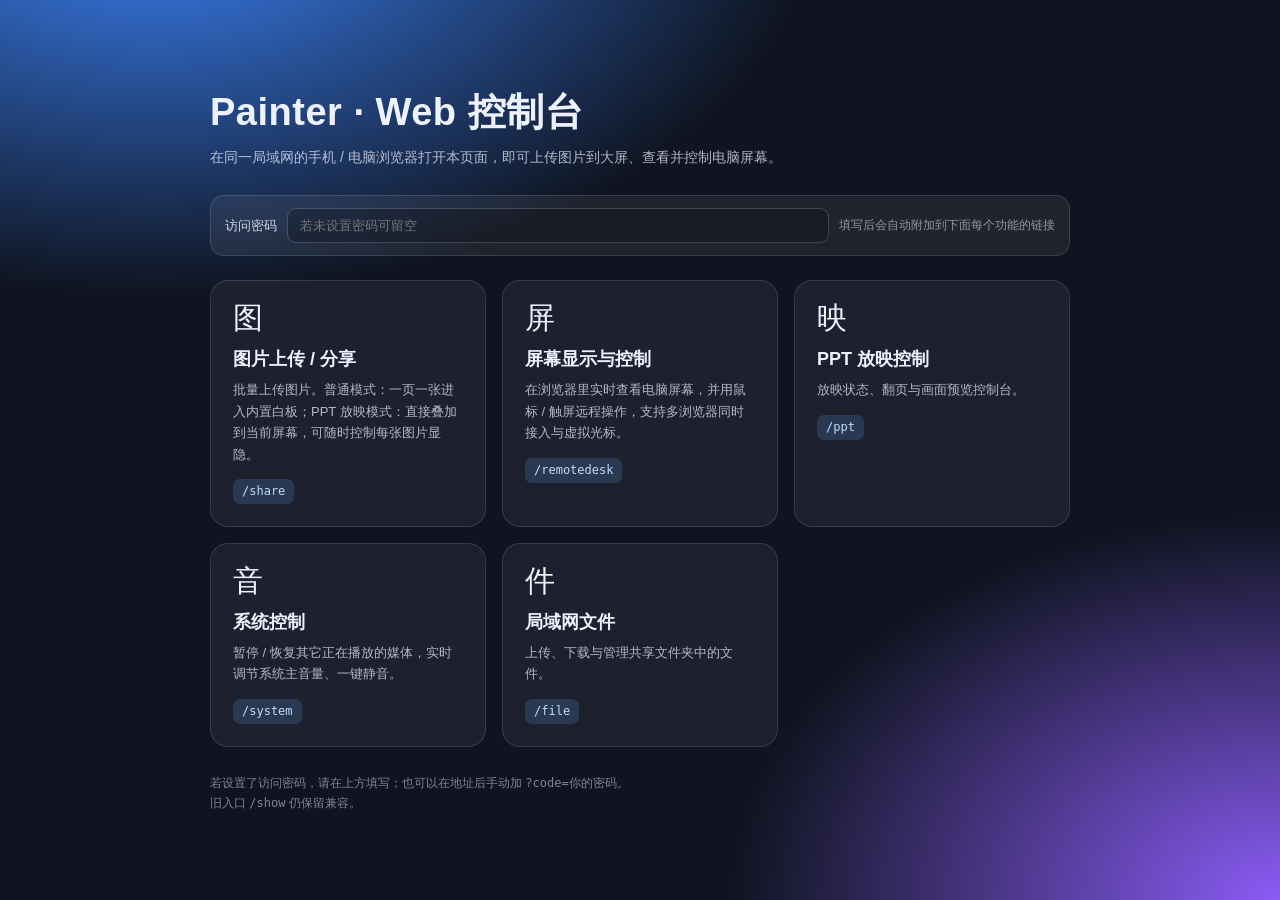
<file: web/index.html>
<!DOCTYPE html>
<html lang="zh-CN">
<head>
  <meta charset="utf-8" />
  <meta name="viewport" content="width=device-width, initial-scale=1, viewport-fit=cover" />
  <title>Painter · Web 功能导航</title>
  <style>
    :root { color-scheme: light dark; }
    * { box-sizing: border-box; }
    body {
      margin: 0; min-height: 100vh; font-family: -apple-system, BlinkMacSystemFont, "Segoe UI", "Microsoft YaHei", sans-serif;
      background: radial-gradient(1200px 700px at 12% -10%, #3b82f6 0%, transparent 55%),
                  radial-gradient(1000px 700px at 100% 100%, #8b5cf6 0%, transparent 55%),
                  #0f1420;
      color: #eef2ff; display: flex; align-items: center; justify-content: center; padding: 28px 18px;
    }
    .wrap { width: 100%; max-width: 860px; }
    .head { margin-bottom: 26px; }
    h1 { margin: 0 0 8px; font-size: clamp(26px, 5vw, 38px); letter-spacing: .5px; font-weight: 700; }
    .sub { margin: 0; opacity: .72; font-size: 14px; line-height: 1.7; }
    .codebar {
      display: flex; gap: 10px; align-items: center; flex-wrap: wrap;
      background: rgba(255,255,255,.07); border: 1px solid rgba(255,255,255,.12);
      border-radius: 14px; padding: 12px 14px; margin: 20px 0 24px; backdrop-filter: blur(8px);
    }
    .codebar label { font-size: 13px; opacity: .85; }
    .codebar input {
      flex: 1 1 200px; min-width: 140px; padding: 9px 12px; border-radius: 9px;
      border: 1px solid rgba(255,255,255,.18); background: rgba(0,0,0,.22); color: inherit; outline: none;
    }
    .codebar input:focus { border-color: #60a5fa; }
    .codebar .hint { font-size: 12px; opacity: .55; }
    .grid { display: grid; grid-template-columns: repeat(auto-fit, minmax(240px, 1fr)); gap: 16px; }
    a.card {
      display: block; text-decoration: none; color: inherit; padding: 22px;
      border-radius: 18px; border: 1px solid rgba(255,255,255,.12);
      background: rgba(255,255,255,.06); backdrop-filter: blur(10px);
      transition: transform .18s ease, border-color .18s ease, background .18s ease;
    }
    a.card:hover { transform: translateY(-4px); border-color: rgba(147,197,253,.7); background: rgba(255,255,255,.11); }
    .ico { font-size: 30px; line-height: 1; margin-bottom: 14px; }
    .card h2 { margin: 0 0 8px; font-size: 18px; font-weight: 650; }
    .card p { margin: 0 0 14px; font-size: 13px; line-height: 1.65; opacity: .72; }
    .path { display: inline-block; font: 12px/1.4 ui-monospace, SFMono-Regular, Consolas, monospace;
            padding: 4px 9px; border-radius: 7px; background: rgba(96,165,250,.18); color: #bfdbfe; }
    footer { margin-top: 26px; font-size: 12px; opacity: .5; line-height: 1.7; }
  </style>
</head>
<body>
  <div class="wrap">
    <div class="head">
      <h1>Painter · Web 控制台</h1>
      <p class="sub">在同一局域网的手机 / 电脑浏览器打开本页面，即可上传图片到大屏、查看并控制电脑屏幕。</p>
    </div>

    <div class="codebar">
      <label for="code">访问密码</label>
      <input id="code" type="password" placeholder="若未设置密码可留空" autocomplete="off" />
      <span class="hint">填写后会自动附加到下面每个功能的链接</span>
    </div>

    <div class="grid">
      <a class="card" data-path="/share" href="/share">
        <div class="ico">图</div>
        <h2>图片上传 / 分享</h2>
        <p>批量上传图片。普通模式：一页一张进入内置白板；PPT 放映模式：直接叠加到当前屏幕，可随时控制每张图片显隐。</p>
        <span class="path">/share</span>
      </a>
      <a class="card" data-path="/remotedesk" href="/remotedesk">
        <div class="ico">屏</div>
        <h2>屏幕显示与控制</h2>
        <p>在浏览器里实时查看电脑屏幕，并用鼠标 / 触屏远程操作，支持多浏览器同时接入与虚拟光标。</p>
        <span class="path">/remotedesk</span>
      </a>
      <a class="card" data-path="/ppt" href="/ppt">
        <div class="ico">映</div>
        <h2>PPT 放映控制</h2>
        <p>放映状态、翻页与画面预览控制台。</p>
        <span class="path">/ppt</span>
      </a>
      <a class="card" data-path="/system" href="/system">
        <div class="ico">音</div>
        <h2>系统控制</h2>
        <p>暂停 / 恢复其它正在播放的媒体，实时调节系统主音量、一键静音。</p>
        <span class="path">/system</span>
      </a>
      <a class="card" data-path="/file" href="/file">
        <div class="ico">件</div>
        <h2>局域网文件</h2>
        <p>上传、下载与管理共享文件夹中的文件。</p>
        <span class="path">/file</span>
      </a>
    </div>

    <footer>
      若设置了访问密码，请在上方填写；也可以在地址后手动加 <code>?code=你的密码</code>。<br />
      旧入口 <code>/show</code> 仍保留兼容。
    </footer>
  </div>

  <script>
    (function () {
      var input = document.getElementById('code');
      var params = new URLSearchParams(location.search);
      input.value = params.get('code') || '';
      function sync() {
        var code = input.value.trim();
        document.querySelectorAll('a.card').forEach(function (a) {
          a.href = a.getAttribute('data-path') + (code ? '?code=' + encodeURIComponent(code) : '');
        });
      }
      input.addEventListener('input', sync);
      sync();
    })();
  </script>
</body>
</html>
</file>
